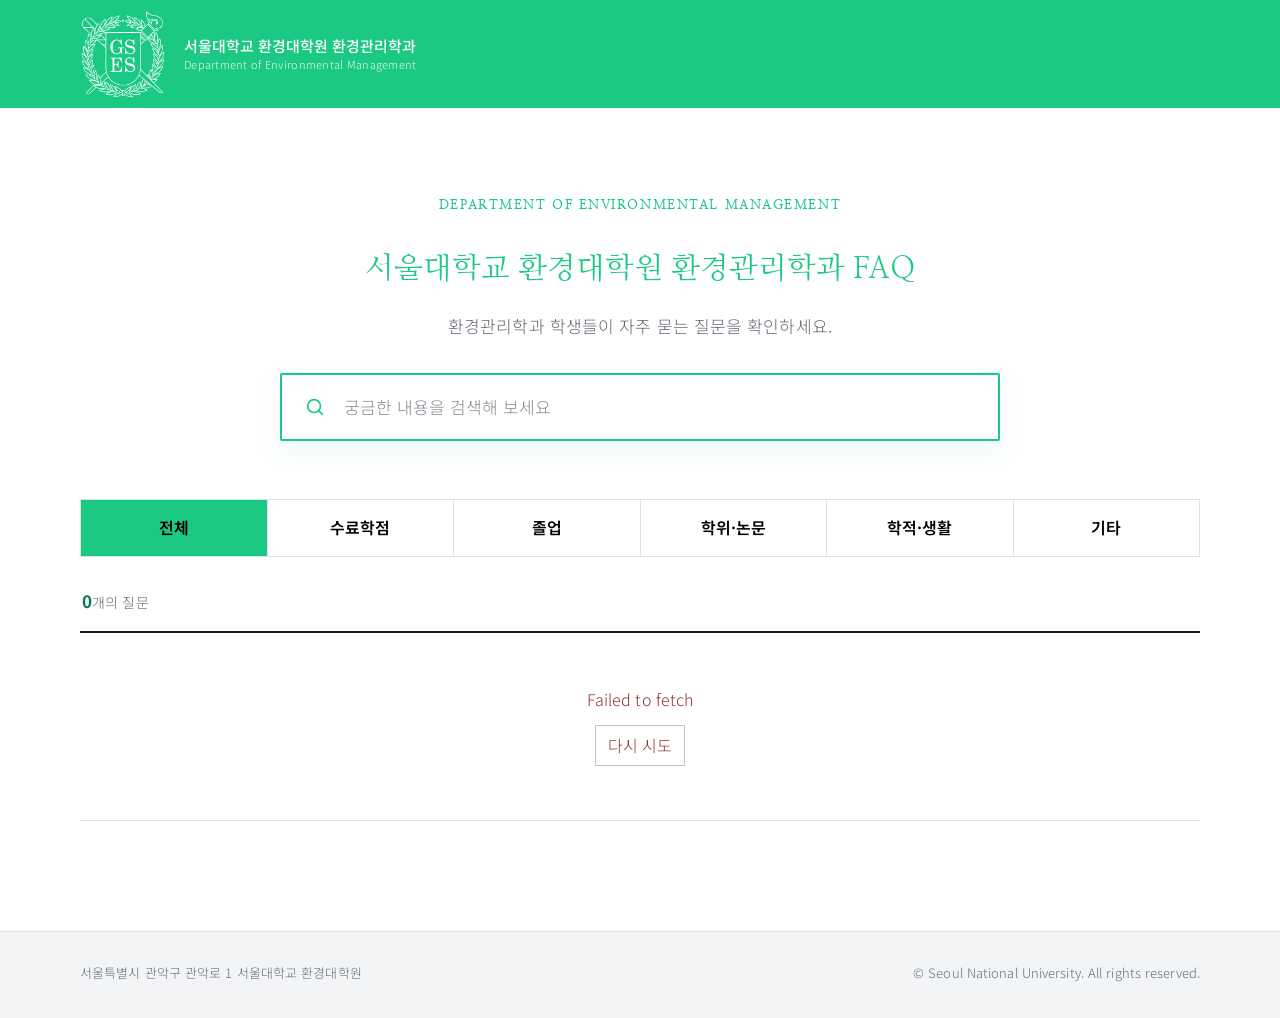
<file: index.html>
<!doctype html>
<html lang="ko">
  <head>
    <meta charset="UTF-8" />
    <meta name="viewport" content="width=device-width, initial-scale=1.0" />
    <meta name="description" content="서울대학교 환경관리학과 학사·졸업·생활 FAQ" />
    <title>환경관리학과 FAQ</title>
    <link rel="icon" href="./favicon.svg" type="image/svg+xml" />
    <link rel="preconnect" href="https://fonts.googleapis.com" />
    <link rel="preconnect" href="https://fonts.gstatic.com" crossorigin />
    <link href="https://fonts.googleapis.com/css2?family=Nanum+Myeongjo:wght@400;700;800&family=Noto+Sans+KR:wght@300;400;500;600;700&display=swap" rel="stylesheet" />
    <link rel="stylesheet" href="./styles.css" />
  </head>
  <body>
    <header class="site-header">
      <div class="header-inner">
        <a class="brand" href="./" aria-label="환경관리학과 FAQ 홈">
          <img
            class="brand-logo"
            src="./assets/gses-logo.png"
            alt="서울대학교 환경대학원"
          />
          <span class="brand-name">
            <strong>서울대학교 환경대학원 환경관리학과</strong>
            <span>Department of Environmental Management</span>
          </span>
        </a>
      </div>
    </header>

    <main>
      <section class="intro" aria-labelledby="page-title">
        <p class="eyebrow">DEPARTMENT OF ENVIRONMENTAL MANAGEMENT</p>
        <h1 id="page-title">서울대학교 환경대학원 환경관리학과 FAQ</h1>
        <p class="intro-copy">환경관리학과 학생들이 자주 묻는 질문을 확인하세요.</p>

        <div class="search-wrap">
          <svg aria-hidden="true" viewBox="0 0 24 24" width="22" height="22">
            <circle cx="11" cy="11" r="7"></circle>
            <path d="m16.2 16.2 4 4"></path>
          </svg>
          <label class="sr-only" for="faq-search">FAQ 검색</label>
          <input id="faq-search" type="search" placeholder="궁금한 내용을 검색해 보세요" autocomplete="off" />
          <button class="clear-search" type="button" aria-label="검색어 지우기" hidden>지우기</button>
        </div>
      </section>

      <section class="faq-section" aria-labelledby="faq-heading">
        <h2 class="sr-only" id="faq-heading">자주 묻는 질문</h2>
        <nav class="category-list" aria-label="FAQ 카테고리">
          <button type="button" class="category active" data-category="전체" aria-pressed="true">전체</button>
          <button type="button" class="category" data-category="수료학점" aria-pressed="false">수료학점</button>
          <button type="button" class="category" data-category="졸업" aria-pressed="false">졸업</button>
          <button type="button" class="category" data-category="학위·논문" aria-pressed="false">학위·논문</button>
          <button type="button" class="category" data-category="학적·생활" aria-pressed="false">학적·생활</button>
          <button type="button" class="category" data-category="기타" aria-pressed="false">기타</button>
        </nav>

        <div class="result-bar">
          <p><strong id="result-count">0</strong>개의 질문</p>
        </div>

        <div class="faq-list" id="faq-list">
          <details class="faq-item" data-categories="수강신청">
            <summary>
              <span class="question-mark">Q</span>
              <span class="question-text">수강신청 변경 기간이 지나면 과목을 변경할 수 있나요?</span>
              <span class="chevron" aria-hidden="true"></span>
            </summary>
            <div class="answer">
              <span class="answer-mark">A</span>
              <div><p>화면 구성을 확인하기 위한 예시 답변입니다. 실제 학사 안내 내용은 관리자 페이지에서 등록합니다.</p></div>
            </div>
          </details>

          <details class="faq-item" data-categories="수료학점 졸업">
            <summary>
              <span class="question-mark">Q</span>
              <span class="question-text">석사과정 수료에 필요한 학점은 몇 학점인가요?</span>
              <span class="chevron" aria-hidden="true"></span>
            </summary>
            <div class="answer">
              <span class="answer-mark">A</span>
              <div><p>한 질문에 여러 카테고리를 지정한 예시입니다. 이 질문은 수료학점과 졸업에서 모두 검색됩니다.</p></div>
            </div>
          </details>

          <details class="faq-item" data-categories="졸업">
            <summary>
              <span class="question-mark">Q</span>
              <span class="question-text">졸업을 위해 반드시 확인해야 하는 요건은 무엇인가요?</span>
              <span class="chevron" aria-hidden="true"></span>
            </summary>
            <div class="answer">
              <span class="answer-mark">A</span>
              <div><p>관리자가 입력한 서식, 링크와 안내 사항이 이 영역에 표시됩니다.</p></div>
            </div>
          </details>

          <details class="faq-item" data-categories="논문">
            <summary>
              <span class="question-mark">Q</span>
              <span class="question-text">학위논문 심사는 언제 신청하나요?</span>
              <span class="chevron" aria-hidden="true"></span>
            </summary>
            <div class="answer">
              <span class="answer-mark">A</span>
              <div><p>논문 관련 일정과 제출 서류를 글과 이미지로 안내할 수 있습니다.</p></div>
            </div>
          </details>

          <details class="faq-item" data-categories="생활">
            <summary>
              <span class="question-mark">Q</span>
              <span class="question-text">학생증 발급과 교내 시설 이용은 어떻게 하나요?</span>
              <span class="chevron" aria-hidden="true"></span>
            </summary>
            <div class="answer">
              <span class="answer-mark">A</span>
              <div><p>학생 생활과 관련된 자주 묻는 내용을 등록할 수 있습니다.</p></div>
            </div>
          </details>

          <details class="faq-item" data-categories="기타">
            <summary>
              <span class="question-mark">Q</span>
              <span class="question-text">학과 행정실에 문의하려면 어떻게 해야 하나요?</span>
              <span class="chevron" aria-hidden="true"></span>
            </summary>
            <div class="answer">
              <span class="answer-mark">A</span>
              <div><p>연락처나 외부 페이지 링크 등을 안내할 수 있습니다.</p></div>
            </div>
          </details>
        </div>

        <div class="empty-state" id="empty-state" hidden>
          <p>검색 결과가 없습니다.</p>
          <span>다른 검색어를 입력하거나 카테고리를 변경해 보세요.</span>
        </div>
      </section>
    </main>

    <footer>
      <div class="footer-inner">
        <p>서울특별시 관악구 관악로 1 서울대학교 환경대학원</p>
        <p>© Seoul National University. All rights reserved.</p>
      </div>
    </footer>
    <script src="./config.js"></script>
    <script src="./app.js"></script>
  </body>
</html>
</file>
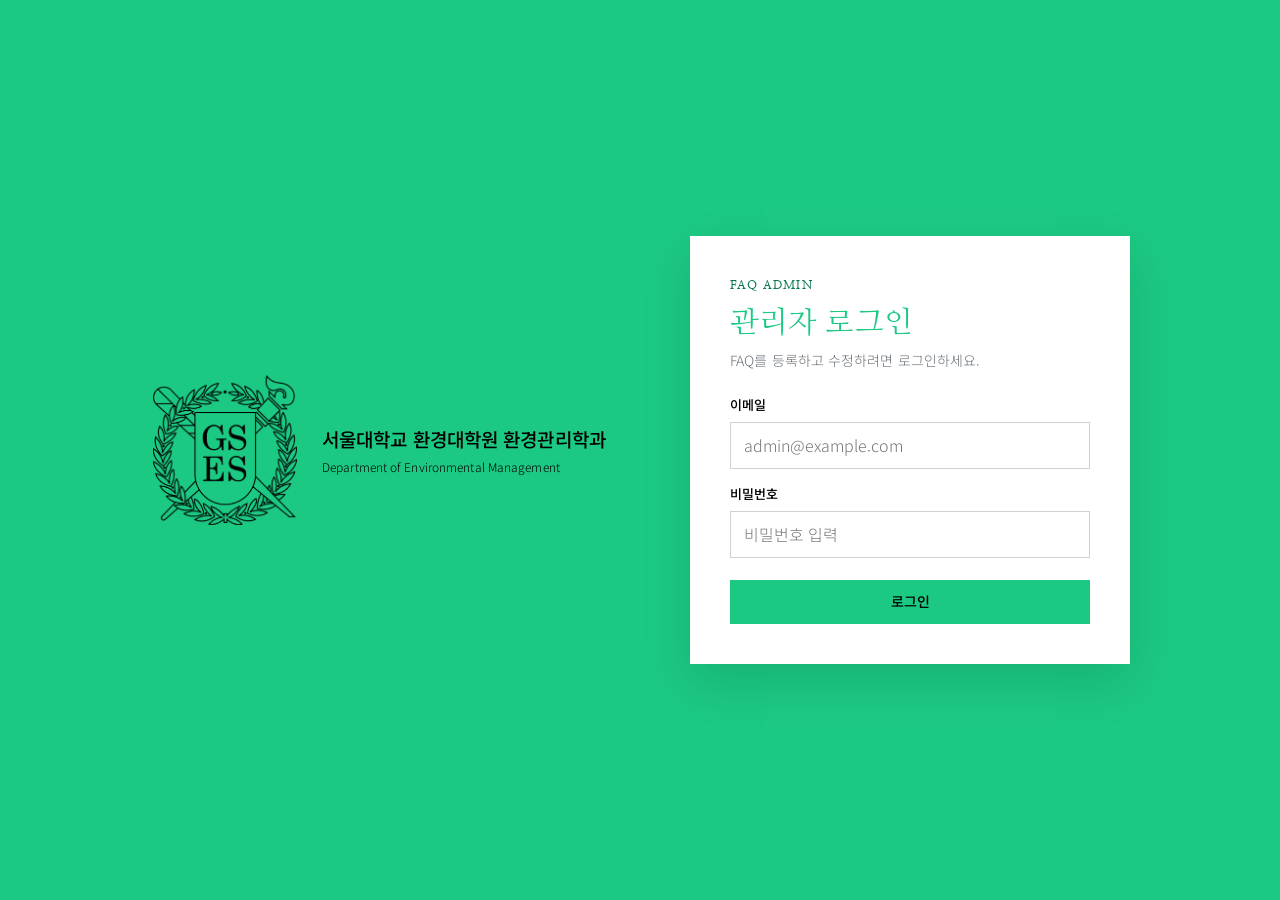
<file: admin/index.html>
<!doctype html>
<html lang="ko">
  <head>
    <meta charset="UTF-8" />
    <meta name="viewport" content="width=device-width, initial-scale=1.0" />
    <title>관리자 로그인 | 환경관리학과 FAQ</title>
    <link rel="preconnect" href="https://fonts.googleapis.com" />
    <link rel="preconnect" href="https://fonts.gstatic.com" crossorigin />
    <link href="https://fonts.googleapis.com/css2?family=Nanum+Myeongjo:wght@400;700;800&family=Noto+Sans+KR:wght@300;400;500;600;700&display=swap" rel="stylesheet" />
    <link rel="stylesheet" href="./styles.css" />
  </head>
  <body class="login-page">
    <main class="login-shell">
      <section class="login-brand">
        <img src="../assets/gses-logo.png" alt="서울대학교 환경대학원" />
        <span>
          <strong>서울대학교 환경대학원 환경관리학과</strong>
          <small>Department of Environmental Management</small>
        </span>
      </section>
      <section class="login-card" aria-labelledby="login-title">
        <p class="admin-label">FAQ ADMIN</p>
        <h1 id="login-title">관리자 로그인</h1>
        <p class="login-help">FAQ를 등록하고 수정하려면 로그인하세요.</p>
        <form id="login-form">
          <label for="email">이메일</label>
          <input id="email" name="email" type="email" placeholder="admin@example.com" required />
          <label for="password">비밀번호</label>
          <input id="password" name="password" type="password" placeholder="비밀번호 입력" required />
          <button class="primary-button login-button" type="submit">로그인</button>
        </form>
        <p class="form-message" id="login-message" role="alert" hidden></p>
      </section>
    </main>
    <script src="../config.js"></script>
    <script src="./auth.js"></script>
    <script src="./script.js"></script>
  </body>
</html>
</file>
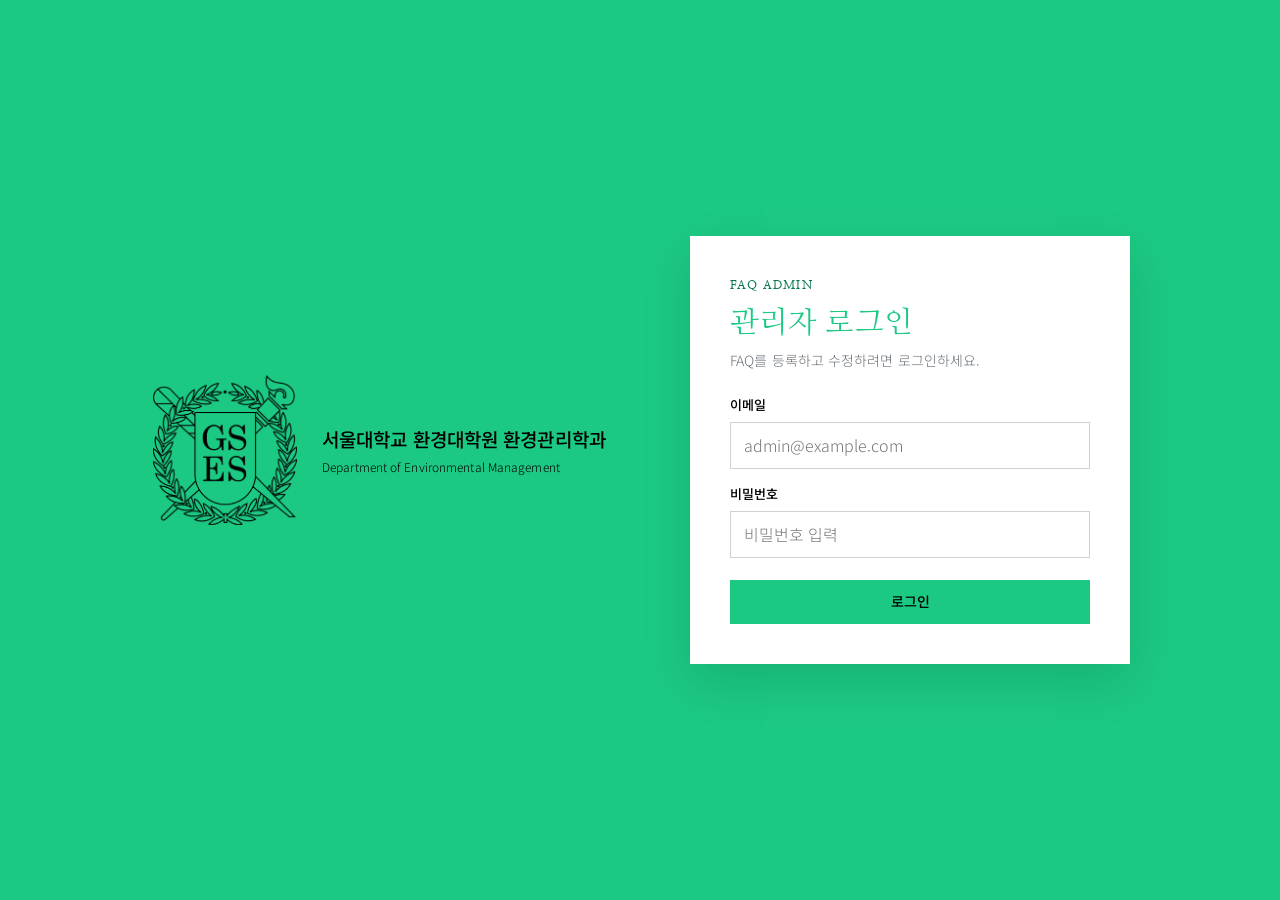
<file: admin/edit.html>
<!doctype html>
<html lang="ko">
  <head>
    <meta charset="UTF-8" />
    <meta name="viewport" content="width=device-width, initial-scale=1.0" />
    <title>FAQ 작성 | 환경관리학과</title>
    <link rel="preconnect" href="https://fonts.googleapis.com" />
    <link rel="preconnect" href="https://fonts.gstatic.com" crossorigin />
    <link href="https://fonts.googleapis.com/css2?family=Nanum+Myeongjo:wght@400;700;800&family=Noto+Sans+KR:wght@300;400;500;600;700&display=swap" rel="stylesheet" />
    <link rel="stylesheet" href="./styles.css" />
  </head>
  <body>
    <header class="admin-header">
      <a class="admin-brand" href="./posts.html">
        <img src="../assets/gses-logo.png" alt="" />
        <span>환경관리학과 FAQ 관리</span>
      </a>
      <nav><a href="../index.html" target="_blank" rel="noopener">FAQ 보기</a><a href="#" data-logout>로그아웃</a></nav>
    </header>

    <main class="admin-main editor-main">
      <div class="page-heading editor-heading">
        <div>
          <a class="back-link" href="./posts.html">← 글 목록</a>
          <h1 id="editor-title">새 FAQ 등록</h1>
        </div>
      </div>

      <form class="editor-form" id="faq-form">
        <section class="form-panel">
          <div class="field">
            <label for="question">질문 <em>필수</em></label>
            <input id="question" type="text" placeholder="학생들이 자주 묻는 질문을 입력하세요" required />
          </div>

          <fieldset class="field">
            <legend>카테고리 <em>복수 선택 가능</em></legend>
            <div class="checkbox-grid">
              <label><input type="checkbox" name="category" value="수료학점" /> 수료학점</label>
              <label><input type="checkbox" name="category" value="졸업" /> 졸업</label>
              <label><input type="checkbox" name="category" value="학위·논문" /> 학위·논문</label>
              <label><input type="checkbox" name="category" value="학적·생활" /> 학적·생활</label>
              <label><input type="checkbox" name="category" value="기타" /> 기타</label>
            </div>
          </fieldset>

          <div class="field">
            <label id="answer-label">답변 <em>필수</em></label>
            <div class="editor-shell">
              <div class="editor-toolbar" role="toolbar" aria-label="답변 서식">
                <button type="button" data-command="bold" title="굵게"><strong>B</strong></button>
                <button type="button" data-command="underline" title="밑줄"><u>U</u></button>
                <button type="button" data-command="insertUnorderedList" title="글머리표">• 목록</button>
                <button type="button" data-command="createLink" title="링크">링크</button>
              </div>
              <div class="answer-editor" id="answer-editor" contenteditable="true" role="textbox" aria-labelledby="answer-label" aria-multiline="true" data-placeholder="답변 내용을 입력하세요"></div>
            </div>
          </div>

          <div class="field">
            <label for="image-upload">첨부파일</label>
            <div class="upload-box">
              <input id="image-upload" type="file" accept=".jpg,.jpeg,.png,.webp,.gif,.pdf,.hwp,.docx,image/jpeg,image/png,image/webp,image/gif,application/pdf,application/x-hwp,application/vnd.openxmlformats-officedocument.wordprocessingml.document" multiple />
              <p>이미지, PDF, HWP, DOCX 파일을 첨부할 수 있습니다. 파일당 최대 20MB입니다.</p>
              <ul id="upload-list"></ul>
              <div id="existing-images"></div>
            </div>
          </div>
        </section>

        <aside class="settings-panel">
          <h2>게시 설정</h2>
          <div class="field compact-field">
            <label for="display-order">표시 순서</label>
            <input id="display-order" type="number" value="1" min="1" />
          </div>
          <label class="publish-toggle"><input id="is-published" type="checkbox" checked /> <span><strong>공개</strong><small>FAQ 페이지에 표시합니다.</small></span></label>
          <div class="form-actions">
            <button class="primary-button" type="submit">저장</button>
            <a class="secondary-button" href="./posts.html">취소</a>
          </div>
          <button class="delete-button" id="delete-post" type="button" hidden>이 FAQ 삭제</button>
          <p class="form-message" id="editor-message" role="alert" hidden></p>
        </aside>
      </form>
    </main>
    <script src="../config.js"></script>
    <script src="./auth.js"></script>
    <script src="./script.js"></script>
  </body>
</html>
</file>
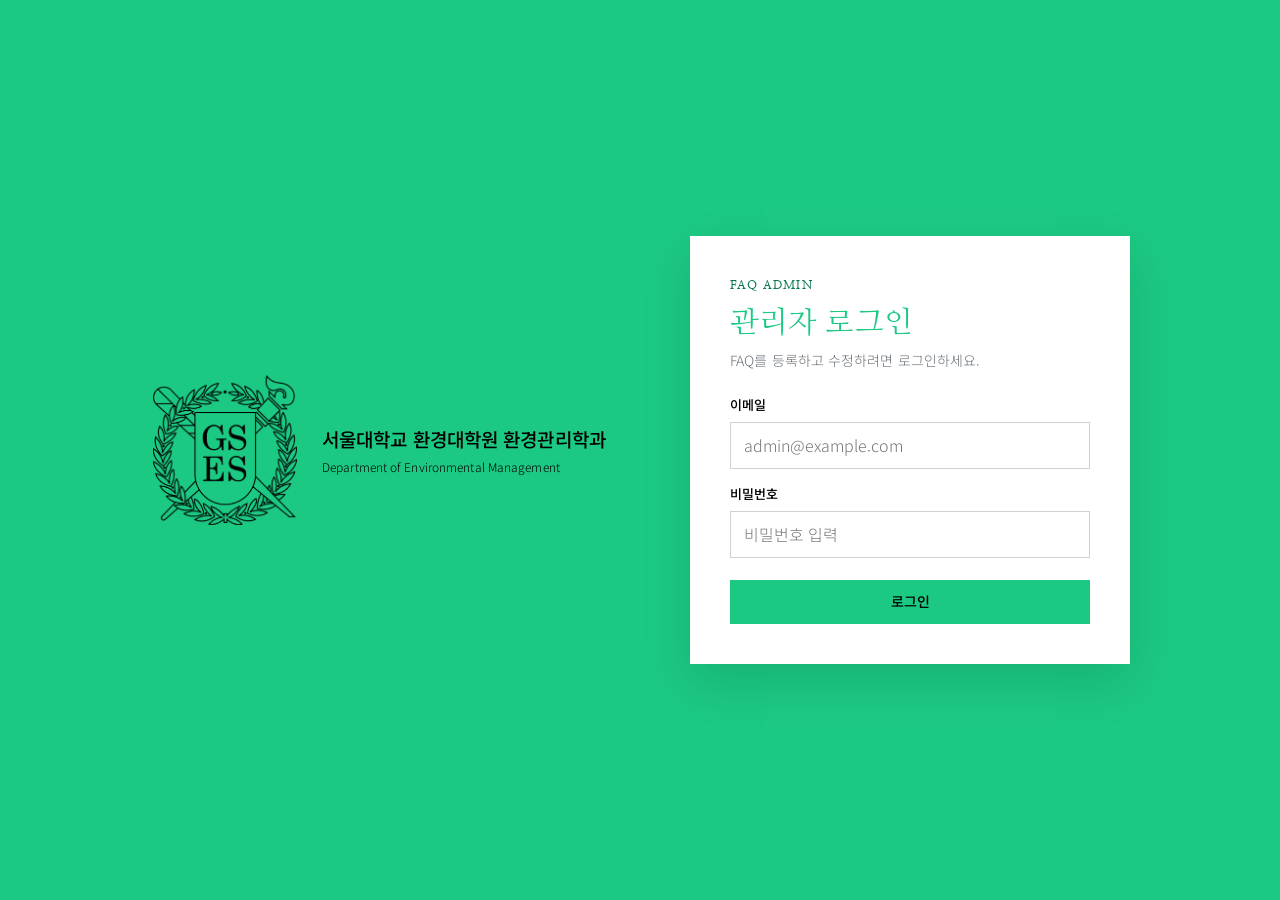
<file: admin/posts.html>
<!doctype html>
<html lang="ko">
  <head>
    <meta charset="UTF-8" />
    <meta name="viewport" content="width=device-width, initial-scale=1.0" />
    <title>FAQ 관리 | 환경관리학과</title>
    <link rel="preconnect" href="https://fonts.googleapis.com" />
    <link rel="preconnect" href="https://fonts.gstatic.com" crossorigin />
    <link href="https://fonts.googleapis.com/css2?family=Nanum+Myeongjo:wght@400;700;800&family=Noto+Sans+KR:wght@300;400;500;600;700&display=swap" rel="stylesheet" />
    <link rel="stylesheet" href="./styles.css" />
  </head>
  <body>
    <header class="admin-header">
      <a class="admin-brand" href="./posts.html">
        <img src="../assets/gses-logo.png" alt="" />
        <span>환경관리학과 FAQ 관리</span>
      </a>
      <nav>
        <a href="../index.html" target="_blank" rel="noopener">FAQ 보기</a>
        <a href="#" data-logout>로그아웃</a>
      </nav>
    </header>

    <main class="admin-main">
      <div class="page-heading">
        <div>
          <p class="admin-label">FAQ CONTENT</p>
          <h1>FAQ 글 관리</h1>
        </div>
        <a class="primary-button" href="./edit.html">새 FAQ 등록</a>
      </div>

      <section class="list-panel" aria-labelledby="post-list-title">
        <h2 class="sr-only" id="post-list-title">등록된 FAQ 목록</h2>
        <div class="list-tools">
          <label class="admin-search">
            <span class="sr-only">FAQ 검색</span>
            <input id="admin-search" type="search" placeholder="질문 검색" />
          </label>
          <label>
            <span class="sr-only">카테고리</span>
            <select id="admin-category">
              <option value="전체">전체 카테고리</option>
              <option>수료학점</option><option>졸업</option>
              <option>학위·논문</option><option>학적·생활</option><option>기타</option>
            </select>
          </label>
        </div>

        <div class="table-wrap">
          <table>
            <thead><tr><th class="order-cell">순서</th><th>질문</th><th>카테고리</th><th>상태</th><th>수정일</th><th class="action-cell">관리</th></tr></thead>
            <tbody id="post-rows"><tr><td colspan="6" class="table-message">글을 불러오는 중입니다.</td></tr></tbody>
          </table>
        </div>
        <div class="list-footer">
          <p><strong id="admin-result-count">0</strong>개의 글</p>
          <button class="secondary-button" id="save-order" type="button">표시 순서 저장</button>
        </div>
      </section>
    </main>
    <script src="../config.js"></script>
    <script src="./auth.js"></script>
    <script src="./script.js"></script>
  </body>
</html>
</file>
<file: styles.css>
:root {
  --accent-green: #1cc983;
  --ink: #17191d;
  --muted: #626973;
  --line: #dfe3e8;
  --soft-line: #edf0f3;
  --surface: #f6f7f9;
  --white: #ffffff;
  font-family: "Noto Sans KR", sans-serif;
  color: #000;
  background: var(--white);
}

* { box-sizing: border-box; }
html { scroll-behavior: smooth; }
body {
  margin: 0;
  min-width: 320px;
  background: var(--white);
  color: #000;
  font-family: "Noto Sans KR", sans-serif;
  font-size: 1em;
  font-weight: 300;
  line-height: 1.6;
  letter-spacing: .1px;
  word-break: keep-all;
  word-wrap: break-word;
  overflow-wrap: break-word;
  -webkit-font-smoothing: antialiased;
}
button, input { font: inherit; }
button { color: inherit; }
.sr-only { position: absolute; width: 1px; height: 1px; padding: 0; margin: -1px; overflow: hidden; clip: rect(0, 0, 0, 0); white-space: nowrap; border: 0; }

.site-header { background: var(--accent-green); }
.header-inner, .intro, .faq-section, .footer-inner { width: min(1120px, calc(100% - 48px)); margin: 0 auto; }
.header-inner { height: 108px; display: flex; align-items: center; }
.brand { display: inline-flex; align-items: center; gap: 18px; color: inherit; text-decoration: none; }
.brand-logo {
  display: block;
  width: 86px;
  height: 86px;
  object-fit: contain;
  filter: brightness(0) invert(1);
}
.brand-name { display: flex; flex-direction: column; color: #fff; line-height: 1.45; }
.brand-name strong { font-size: 15px; font-weight: 500; letter-spacing: 0; }
.brand-name span { font-size: 11px; font-weight: 300; letter-spacing: .025em; opacity: .9; }

.intro { padding: 88px 0 58px; text-align: center; }
.eyebrow { margin: 0 0 13px; color: var(--accent-green); font-family: "Nanum Myeongjo", serif; font-size: 13px; font-weight: 700; letter-spacing: .12em; }
h1 {
  margin-top: 30px;
  margin-bottom: 20px;
  color: var(--accent-green);
  font-family: "Nanum Myeongjo", serif;
  font-size: 1.875em;
  font-weight: 500;
  line-height: 1.5em;
  letter-spacing: normal;
}
.intro-copy { margin: 15px 0 34px; color: var(--muted); font-size: 17px; }
.search-wrap { position: relative; width: min(720px, 100%); margin: 0 auto; }
.search-wrap svg { position: absolute; left: 24px; top: 50%; transform: translateY(-50%); fill: none; stroke: var(--accent-green); stroke-width: 1.8; stroke-linecap: round; }
.search-wrap input { width: 100%; height: 68px; padding: 0 92px 0 62px; border: 2px solid var(--accent-green); border-radius: 2px; outline: none; color: var(--ink); background: var(--white); font-size: 17px; box-shadow: 0 8px 24px rgba(28, 201, 131, .10); }
.search-wrap input::placeholder { color: #858b93; }
.search-wrap input:focus { box-shadow: 0 0 0 3px rgba(28, 201, 131, .20), 0 8px 24px rgba(28, 201, 131, .10); }
.clear-search { position: absolute; right: 20px; top: 50%; transform: translateY(-50%); border: 0; background: transparent; color: var(--muted); font-size: 14px; cursor: pointer; }

.faq-section { padding: 0 0 110px; }
.category-list { display: grid; grid-template-columns: repeat(6, 1fr); border: 1px solid var(--line); border-right: 0; }
.category { min-height: 56px; padding: 10px 8px; border: 0; border-right: 1px solid var(--line); background: var(--white); font-weight: 600; cursor: pointer; transition: color .15s ease, background .15s ease; }
.category:hover { background: #f1fbf7; color: #08794d; }
.category:focus-visible { position: relative; outline: 3px solid rgba(28, 201, 131, .30); outline-offset: -3px; }
.category.active { background: var(--accent-green); color: #000; }
.result-bar { min-height: 76px; display: flex; align-items: end; justify-content: space-between; gap: 20px; padding: 0 2px 17px; border-bottom: 2px solid var(--ink); }
.result-bar p { margin: 0; color: var(--muted); font-size: 14px; }
.result-bar strong { color: #08794d; font-size: 17px; }
.sample-note { text-align: right; }

.faq-item { border-bottom: 1px solid var(--line); }
.faq-item summary { min-height: 78px; display: grid; grid-template-columns: 34px 1fr 24px; align-items: center; gap: 16px; padding: 17px 18px 17px 8px; cursor: pointer; list-style: none; }
.faq-item summary::-webkit-details-marker { display: none; }
.faq-item summary:hover .question-text { color: #08794d; }
.faq-item summary:focus-visible { outline: 3px solid rgba(28, 201, 131, .22); outline-offset: -3px; }
.question-mark, .answer-mark { color: var(--accent-green); font-family: Georgia, serif; font-size: 21px; font-weight: 700; }
.question-text { font-size: 17px; font-weight: 600; letter-spacing: -.015em; transition: color .15s ease; }
.chevron { width: 10px; height: 10px; justify-self: center; border-right: 1.5px solid #49505a; border-bottom: 1.5px solid #49505a; transform: rotate(45deg) translate(-2px, -2px); transition: transform .18s ease; }
.faq-item[open] .chevron { transform: rotate(225deg) translate(-2px, -2px); }
.faq-item[open] summary { border-bottom: 1px solid var(--soft-line); }
.answer { display: grid; grid-template-columns: 34px 1fr; gap: 16px; padding: 25px 56px 27px 8px; background: var(--surface); color: #3f454d; }
.answer p { margin: 0; }
.answer-content > *:first-child { margin-top: 0; }
.answer-content > *:last-child { margin-bottom: 0; }
.answer-content a { color: #08794d; text-underline-offset: 3px; }
.answer-attachments { display: grid; gap: 12px; margin-top: 22px; }
.answer-attachments img { display: block; max-width: 100%; height: auto; border: 1px solid var(--line); }
.attachment-link { display: flex; align-items: center; justify-content: space-between; gap: 18px; padding: 13px 15px; border: 1px solid var(--line); background: var(--white); color: var(--ink) !important; text-decoration: none; }
.attachment-link:hover { border-color: var(--accent-green); }
.attachment-link span { min-width: 0; overflow-wrap: anywhere; }
.attachment-link strong { flex: 0 0 auto; color: #08794d; font-size: 13px; font-weight: 500; }
.faq-item[hidden] { display: none; }
.loading-state { padding: 54px 24px; border-bottom: 1px solid var(--line); color: var(--muted); text-align: center; }
.error-state { color: #8a3333; }
.error-state button { margin-top: 12px; padding: 7px 12px; border: 1px solid #bcc2c7; background: #fff; cursor: pointer; }
.empty-state { padding: 70px 24px; border-bottom: 1px solid var(--line); text-align: center; }
.empty-state p { margin: 0 0 5px; font-weight: 700; }
.empty-state span { color: var(--muted); font-size: 14px; }

footer { border-top: 1px solid var(--line); background: #f3f4f5; color: #666d76; }
.footer-inner { display: flex; justify-content: space-between; gap: 32px; padding: 31px 0 34px; font-size: 13px; }
.footer-inner p { margin: 0; }

@media (max-width: 720px) {
  .header-inner, .intro, .faq-section, .footer-inner { width: min(100% - 32px, 1120px); }
  .header-inner { height: 84px; }
  .brand-logo { width: 68px; height: 68px; }
  .brand { gap: 12px; }
  .brand-name strong { font-size: 13px; }
  .brand-name span { font-size: 9px; letter-spacing: 0; }
  .intro { padding: 60px 0 43px; text-align: left; }
  .eyebrow { font-size: 11px; }
  h1 { font-size: 1.875em; }
  .intro-copy { margin: 11px 0 27px; font-size: 16px; }
  .search-wrap input { height: 60px; padding-left: 54px; font-size: 16px; }
  .search-wrap svg { left: 20px; }
  .category-list { display: flex; overflow-x: auto; border: 0; border-bottom: 1px solid var(--line); scrollbar-width: none; }
  .category-list::-webkit-scrollbar { display: none; }
  .category { flex: 0 0 auto; min-height: 49px; padding: 8px 17px; border-right: 0; border-bottom: 3px solid transparent; background: transparent; white-space: nowrap; }
  .category.active { border-bottom-color: var(--accent-green); background: transparent; color: #08794d; }
  .result-bar { min-height: 66px; align-items: center; }
  .sample-note { display: none; }
  .faq-item summary { min-height: 73px; grid-template-columns: 27px 1fr 20px; gap: 10px; padding-right: 8px; }
  .question-text { font-size: 16px; }
  .answer { grid-template-columns: 27px 1fr; gap: 10px; padding: 22px 16px 24px 8px; }
  .footer-inner { flex-direction: column; gap: 5px; }
}

@media (prefers-reduced-motion: reduce) {
  *, *::before, *::after { scroll-behavior: auto !important; transition: none !important; }
}
</file>
<file: admin/styles.css>
:root {
  --green: #1cc983;
  --green-dark: #08794d;
  --ink: #151719;
  --muted: #687078;
  --line: #dfe3e6;
  --surface: #f5f7f7;
  --white: #fff;
  font-family: "Noto Sans KR", sans-serif;
}
* { box-sizing: border-box; }
body { margin: 0; min-width: 320px; color: #000; background: #f5f6f7; font-family: "Noto Sans KR", sans-serif; font-size: 1em; font-weight: 300; line-height: 1.6; letter-spacing: .1px; word-break: keep-all; word-wrap: break-word; -webkit-font-smoothing: antialiased; }
button, input, select { font: inherit; }
a { color: inherit; }
.sr-only { position: absolute; width: 1px; height: 1px; padding: 0; margin: -1px; overflow: hidden; clip: rect(0,0,0,0); white-space: nowrap; border: 0; }

.admin-header { height: 76px; display: flex; align-items: center; justify-content: space-between; gap: 24px; padding: 0 max(24px, calc((100% - 1180px) / 2)); background: var(--green); }
.admin-brand { display: inline-flex; align-items: center; gap: 12px; color: #000; text-decoration: none; font-size: 14px; font-weight: 500; }
.admin-brand img { width: 50px; height: 50px; object-fit: contain; filter: brightness(0); }
.admin-header nav { display: flex; gap: 22px; font-size: 13px; font-weight: 400; }
.admin-header nav a { text-decoration: none; }
.admin-header nav a:hover { text-decoration: underline; }
.admin-main { width: min(1180px, calc(100% - 48px)); margin: 0 auto; padding: 56px 0 90px; }
.page-heading { display: flex; align-items: end; justify-content: space-between; gap: 30px; margin-bottom: 24px; }
.admin-label { margin: 0 0 4px; color: var(--green-dark); font-family: "Nanum Myeongjo", serif; font-size: 12px; font-weight: 700; letter-spacing: .1em; }
h1 { margin: 0; color: var(--green); font-family: "Nanum Myeongjo", serif; font-size: 1.875em; font-weight: 500; line-height: 1.5em; }
.primary-button, .secondary-button { min-height: 44px; display: inline-flex; align-items: center; justify-content: center; padding: 0 19px; border: 1px solid transparent; text-decoration: none; font-size: 14px; font-weight: 500; cursor: pointer; }
.primary-button { background: var(--green); color: #000; }
.primary-button:hover { background: #20d98e; }
.secondary-button { border-color: #adb4ba; background: #fff; color: #30353a; }
button:disabled { cursor: wait; opacity: .65; }

.list-panel, .form-panel, .settings-panel { border: 1px solid var(--line); background: #fff; }
.list-tools { display: flex; gap: 10px; padding: 18px; border-bottom: 1px solid var(--line); }
.list-tools input, .list-tools select { height: 43px; border: 1px solid #cdd2d6; background: #fff; padding: 0 13px; outline: none; }
.list-tools input { width: min(360px, 52vw); }
.list-tools select { min-width: 155px; }
input:focus, select:focus, .answer-editor:focus { border-color: var(--green); box-shadow: 0 0 0 3px rgba(28,201,131,.16); outline: none; }
.table-wrap { overflow-x: auto; }
table { width: 100%; min-width: 870px; border-collapse: collapse; font-size: 14px; }
th { padding: 13px 14px; border-bottom: 1px solid var(--line); background: var(--surface); color: #4e555c; text-align: left; font-weight: 500; }
td { padding: 16px 14px; border-bottom: 1px solid #edf0f1; vertical-align: middle; }
.title-cell { min-width: 300px; font-weight: 400; }
.order-cell { width: 76px; }
.action-cell { width: 65px; }
.order-input { width: 52px; height: 36px; border: 1px solid #cdd2d6; text-align: center; }
.tag { display: inline-block; margin: 2px 4px 2px 0; padding: 3px 8px; background: #eafaf3; color: #08794d; font-size: 12px; font-weight: 400; }
.status { font-size: 12px; font-weight: 500; }
.status.published { color: #08794d; }
.status.draft { color: #7b8188; }
.text-button { color: #08794d; font-weight: 500; }
.row-actions { white-space: nowrap; }
.row-actions .text-button { margin-right: 10px; border: 0; background: none; padding: 0; font-size: 13px; cursor: pointer; }
.danger-text { color: #a13b3b; }
.table-message { padding: 48px 20px; color: var(--muted); text-align: center; }
.error-text { color: #a13b3b; }
.list-footer { min-height: 71px; display: flex; align-items: center; justify-content: space-between; gap: 20px; padding: 13px 18px; }
.list-footer p { margin: 0; color: var(--muted); font-size: 14px; }
.list-footer strong { color: var(--green-dark); }

.editor-heading { margin-bottom: 20px; }
.back-link { display: inline-block; margin-bottom: 7px; color: var(--muted); font-size: 13px; text-decoration: none; }
.editor-form { display: grid; grid-template-columns: minmax(0, 1fr) 270px; align-items: start; gap: 20px; }
.form-panel { padding: 30px; }
.settings-panel { position: sticky; top: 20px; padding: 24px; }
.settings-panel h2 { margin: 0 0 21px; font-size: 17px; }
.field { margin-bottom: 28px; }
.field:last-child { margin-bottom: 0; }
.field > label, .field legend { display: block; margin-bottom: 9px; font-size: 14px; font-weight: 500; }
.field em { margin-left: 5px; color: var(--green-dark); font-size: 11px; font-style: normal; font-weight: 400; }
.field > input[type="text"], .compact-field input { width: 100%; height: 48px; padding: 0 13px; border: 1px solid #cdd2d6; }
fieldset.field { padding: 0; border: 0; }
.checkbox-grid { display: flex; flex-wrap: wrap; gap: 8px; }
.checkbox-grid label { min-width: 105px; padding: 10px 12px; border: 1px solid var(--line); background: #fff; font-size: 13px; cursor: pointer; }
.checkbox-grid input, .publish-toggle input { accent-color: var(--green); }
.editor-shell { border: 1px solid #cdd2d6; }
.editor-toolbar { display: flex; flex-wrap: wrap; gap: 3px; padding: 8px; border-bottom: 1px solid var(--line); background: var(--surface); }
.editor-toolbar button { min-width: 38px; height: 34px; padding: 0 10px; border: 1px solid transparent; background: transparent; cursor: pointer; }
.editor-toolbar button:hover { border-color: #cdd2d6; background: #fff; }
.answer-editor { min-height: 260px; padding: 18px; outline: none; }
.answer-editor:empty::before { content: attr(data-placeholder); color: #8c9298; }
.upload-box { padding: 18px; border: 1px dashed #bac1c6; background: #fafbfb; }
.upload-box p { margin: 7px 0 0; color: var(--muted); font-size: 12px; }
.upload-box ul { margin: 10px 0 0; padding-left: 20px; font-size: 13px; }
.existing-image { display: grid; grid-template-columns: 54px 1fr auto; align-items: center; gap: 10px; margin-top: 12px; padding-top: 12px; border-top: 1px solid var(--line); font-size: 12px; }
.existing-image img { width: 54px; height: 44px; object-fit: cover; border: 1px solid var(--line); }
.file-preview { width: 54px; height: 44px; display: inline-flex; align-items: center; justify-content: center; border: 1px solid var(--line); background: #fff; color: var(--green-dark); font-size: 10px; font-weight: 600; }
.existing-image button { border: 0; background: transparent; color: #a13b3b; font-size: 12px; cursor: pointer; }
.compact-field { margin-bottom: 20px; }
.publish-toggle { display: flex; align-items: flex-start; gap: 9px; padding: 17px 0; border-top: 1px solid var(--line); border-bottom: 1px solid var(--line); font-size: 13px; cursor: pointer; }
.publish-toggle input { margin-top: 5px; }
.publish-toggle span { display: flex; flex-direction: column; }
.publish-toggle strong { font-weight: 500; }
.publish-toggle small { color: var(--muted); font-size: 11px; }
.form-actions { display: grid; grid-template-columns: 1fr 1fr; gap: 8px; margin-top: 22px; }
.prototype-note { margin: 16px 0 0; color: var(--muted); font-size: 11px; }
.delete-button { width: 100%; margin-top: 12px; padding: 9px; border: 0; background: transparent; color: #a13b3b; font-size: 12px; text-decoration: underline; cursor: pointer; }
.form-message { margin: 15px 0 0; padding: 10px 12px; background: #fff0f0; color: #8e3131; font-size: 12px; }
.form-message.success { background: #eafaf3; color: #08794d; }

.login-page { min-height: 100vh; background: var(--green); }
.login-shell { min-height: 100vh; display: grid; grid-template-columns: 1fr 440px; align-items: center; gap: 80px; width: min(980px, calc(100% - 48px)); margin: 0 auto; padding: 50px 0; }
.login-brand { display: flex; align-items: center; gap: 22px; color: #000; }
.login-brand img { width: 150px; height: 150px; object-fit: contain; filter: brightness(0); }
.login-brand span { display: flex; flex-direction: column; }
.login-brand strong { font-size: 19px; font-weight: 500; }
.login-brand small { margin-top: 3px; font-size: 12px; }
.login-card { padding: 40px; background: #fff; box-shadow: 0 18px 48px rgba(0,0,0,.12); }
.login-card h1 { margin-top: 5px; }
.login-help { margin: 3px 0 24px; color: var(--muted); font-size: 14px; }
.login-card label { display: block; margin: 15px 0 6px; font-size: 13px; font-weight: 500; }
.login-card input { width: 100%; height: 47px; padding: 0 13px; border: 1px solid #cdd2d6; }
.login-button { width: 100%; margin-top: 22px; }

@media (max-width: 760px) {
  .admin-header { height: 66px; padding: 0 16px; }
  .admin-brand img { width: 42px; height: 42px; }
  .admin-brand span { display: none; }
  .admin-header nav { gap: 14px; font-size: 12px; }
  .admin-main { width: calc(100% - 32px); padding: 38px 0 65px; }
  .page-heading { align-items: center; }
  .page-heading h1 { font-size: 1.55em; }
  .list-tools { flex-direction: column; }
  .list-tools input, .list-tools select { width: 100%; }
  .editor-form { grid-template-columns: 1fr; }
  .form-panel { padding: 20px 16px; }
  .settings-panel { position: static; }
  .login-shell { grid-template-columns: 1fr; gap: 25px; width: min(100% - 32px, 440px); }
  .login-brand { justify-content: center; }
  .login-brand img { width: 86px; height: 86px; }
  .login-brand span { display: none; }
  .login-card { padding: 30px 24px; }
}
</file>
